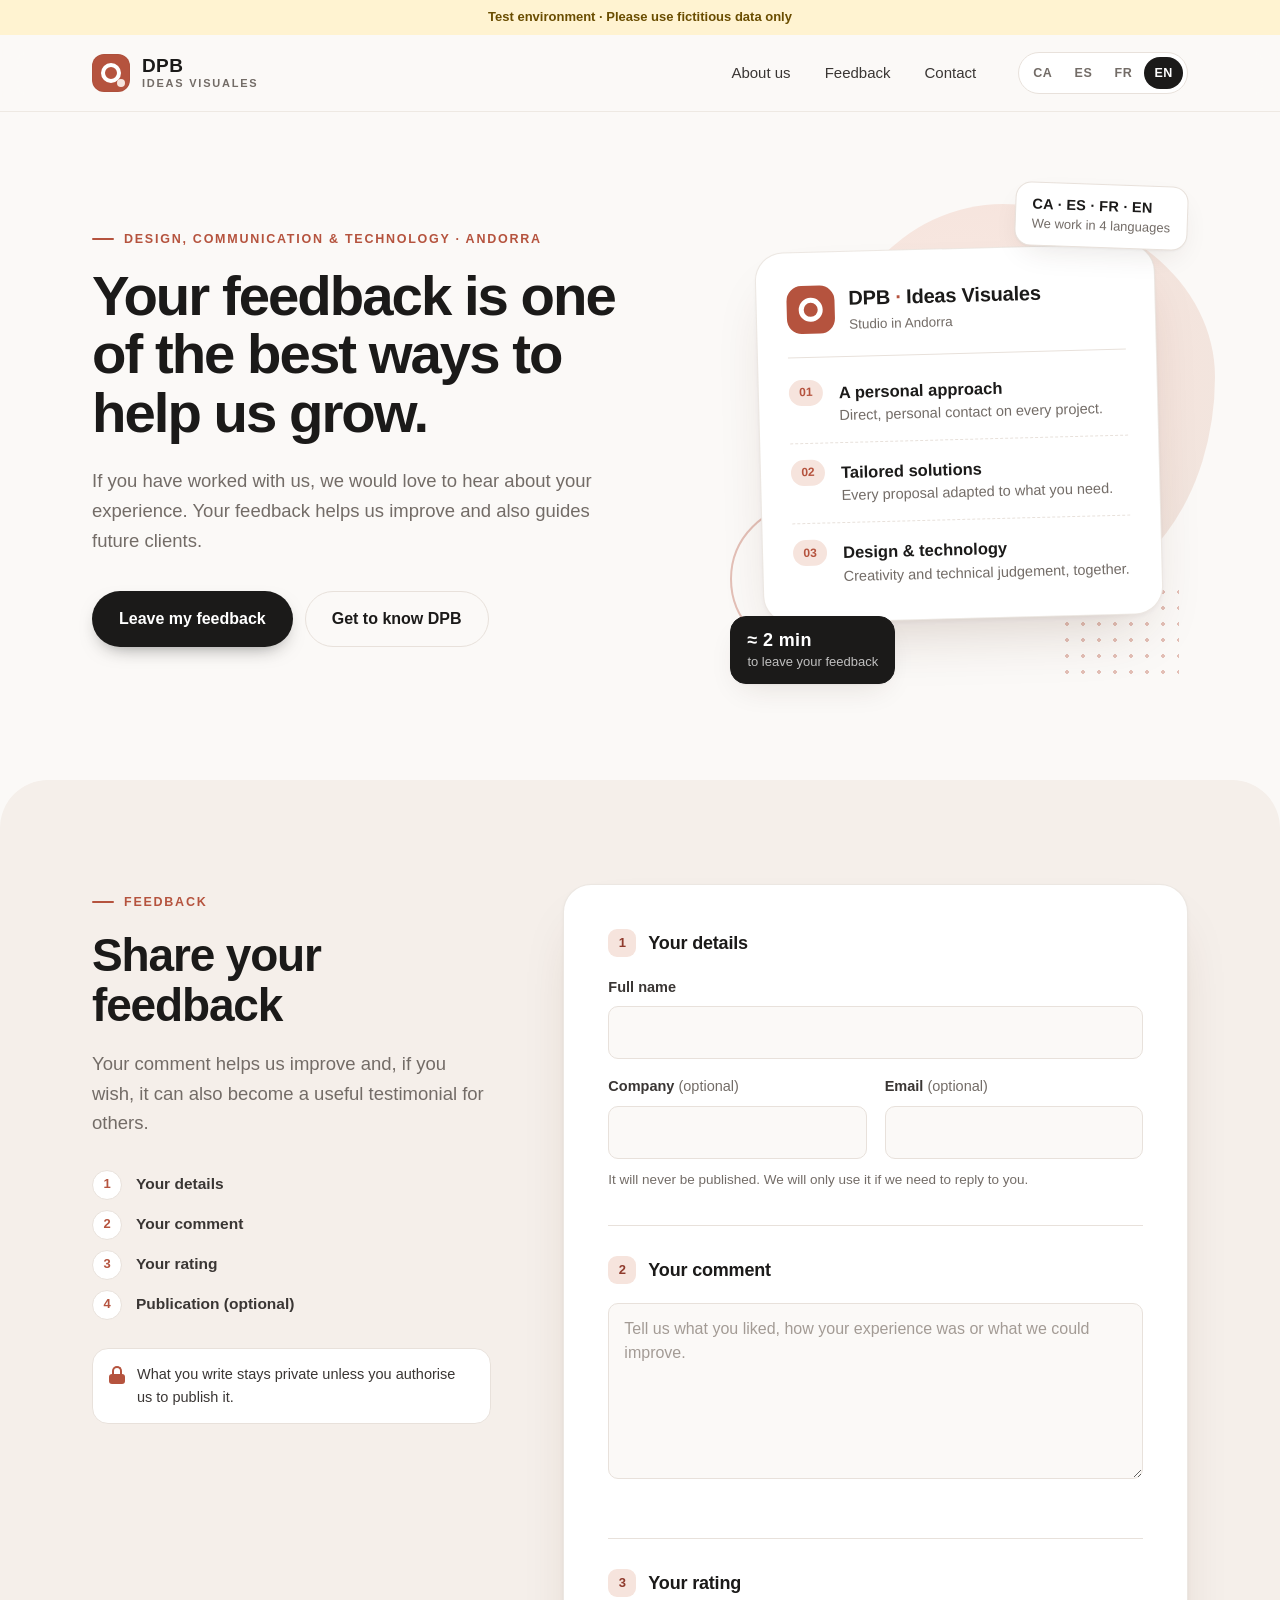
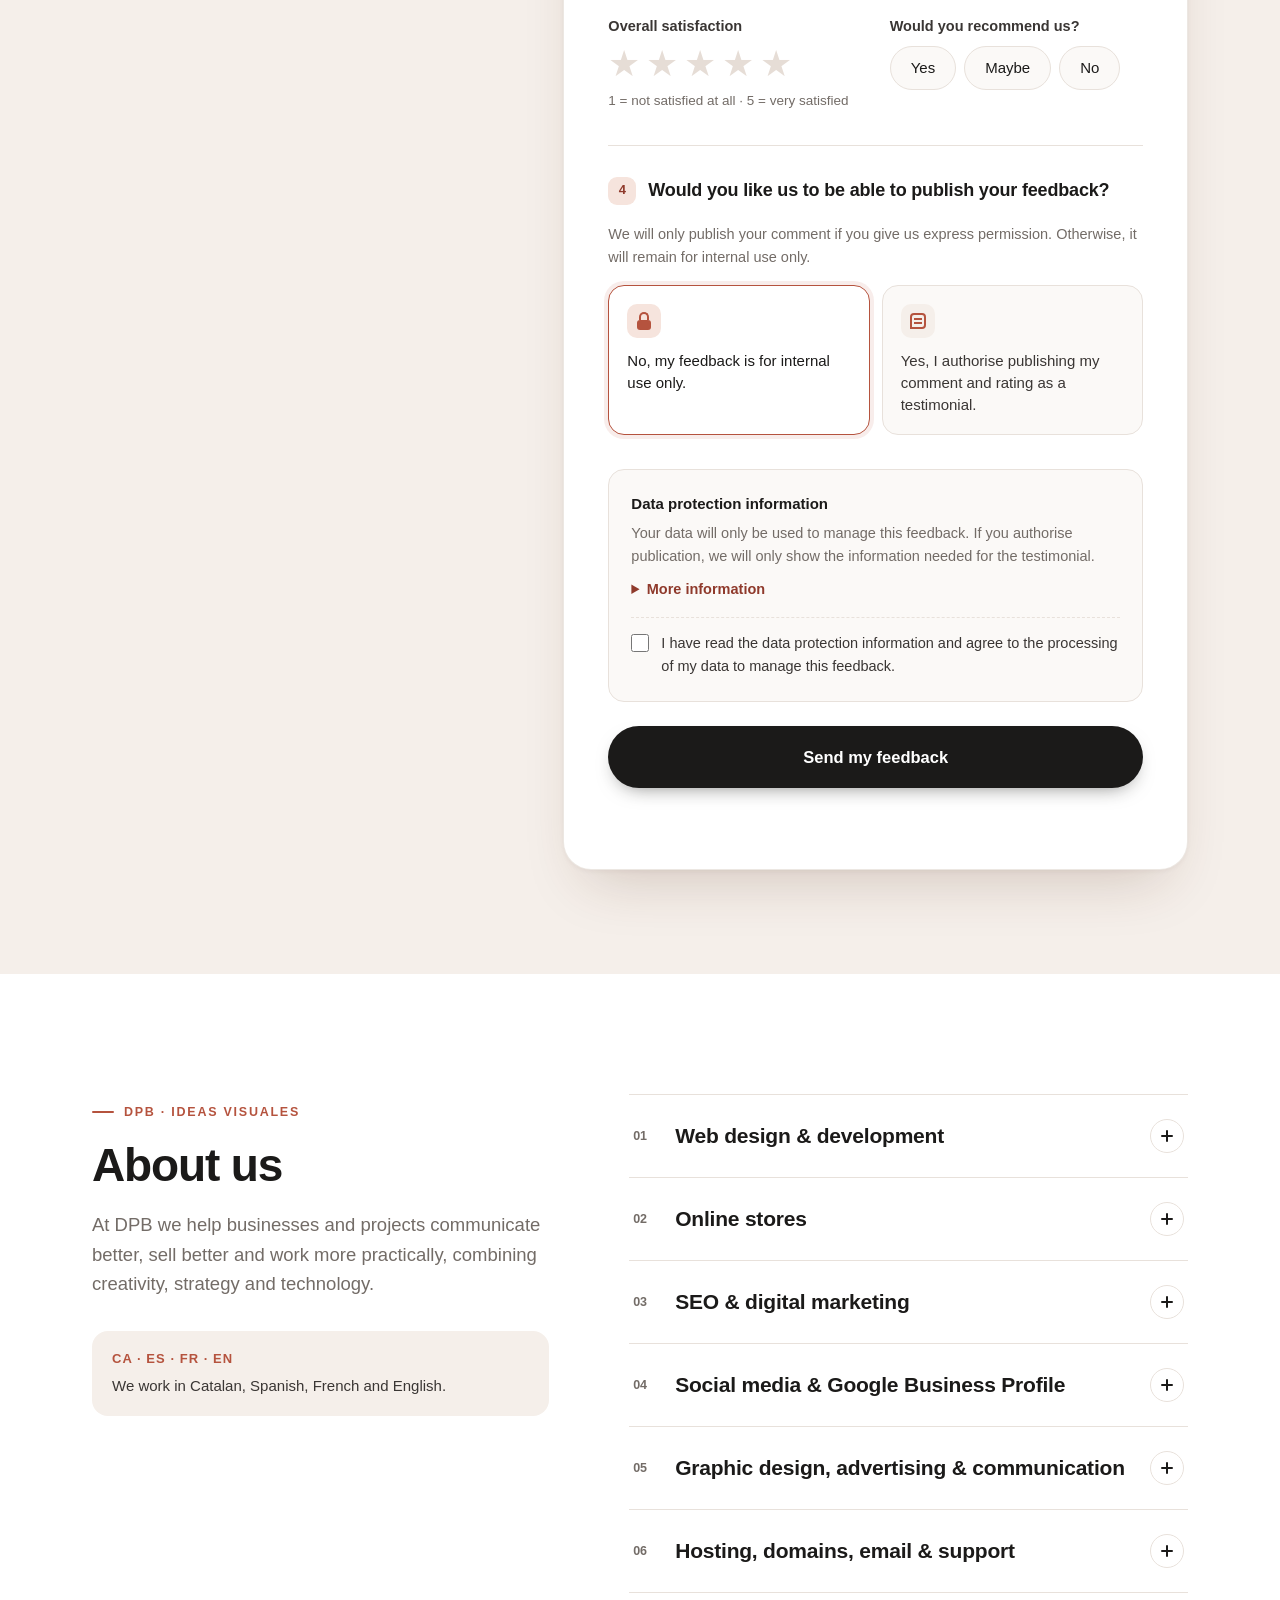
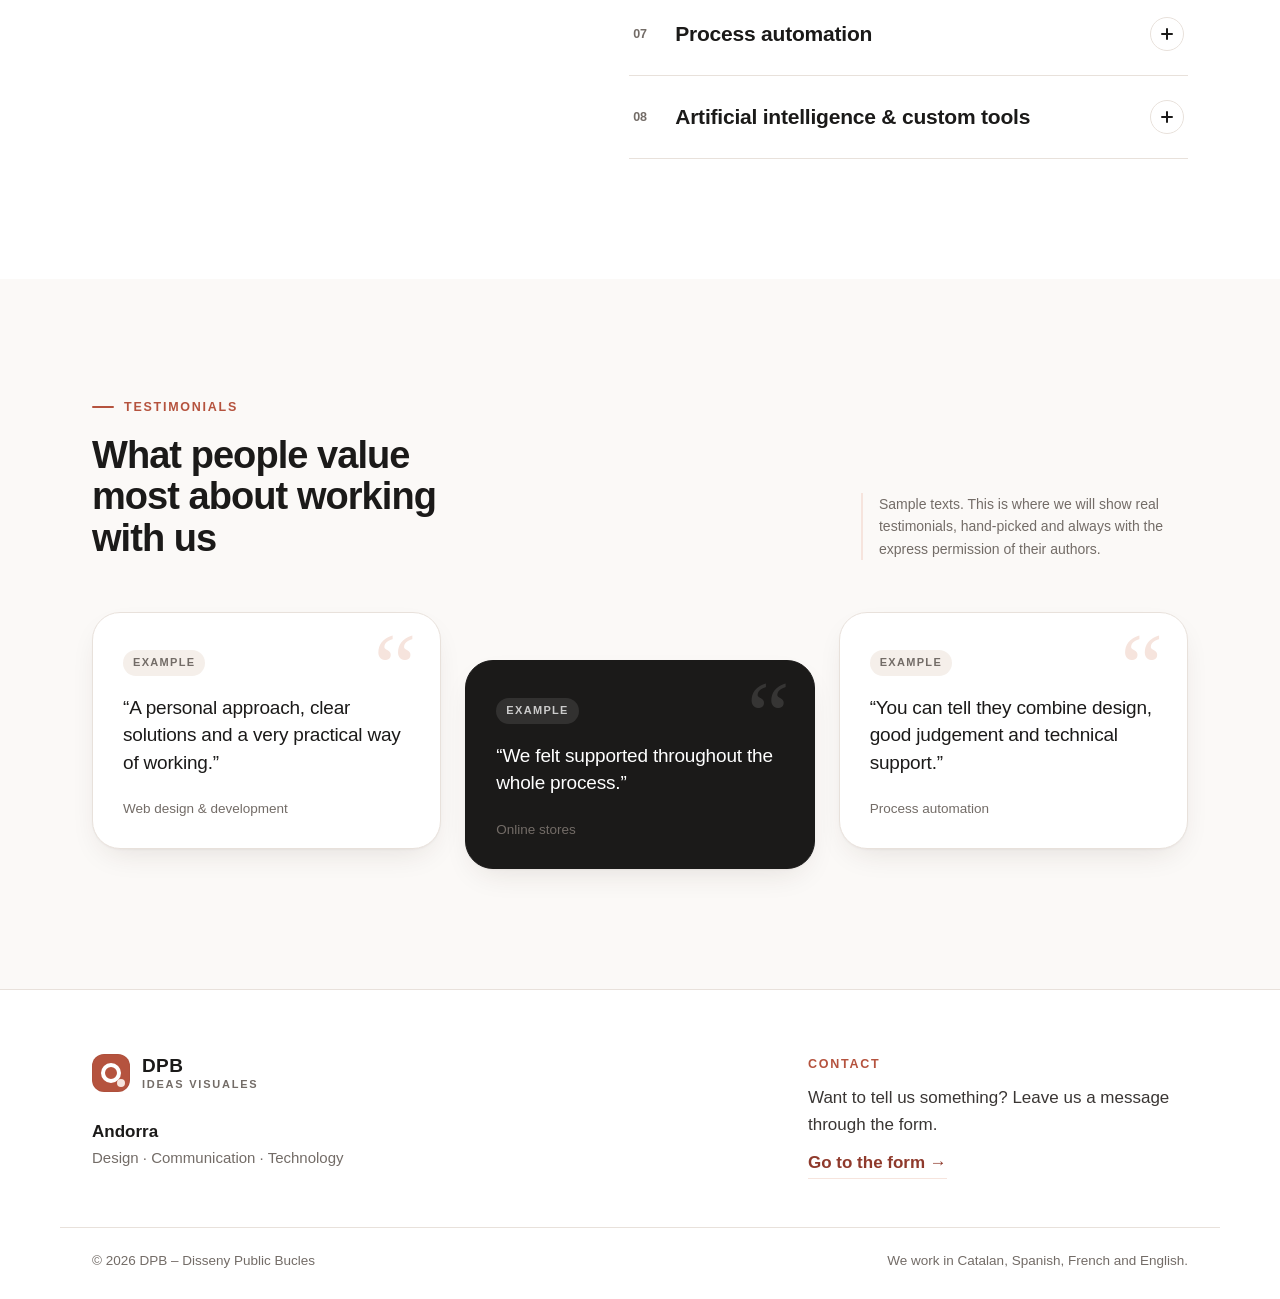
<file: docs/index.html>
<!doctype html>
<html lang="es">
<head>
  <meta charset="utf-8">
  <meta name="viewport" content="width=device-width, initial-scale=1">
  <title>DPB · Ideas Visuales · Tu opinión</title>
  <meta name="description" content="Deja tu opinión sobre DPB – Disseny Public Bucles, estudio de diseño, comunicación y tecnología en Andorra.">
  <meta name="robots" content="noindex">
  <meta name="theme-color" content="#fbf9f7">
  <link rel="stylesheet" href="assets/styles.css">
</head>
<body>
  <div class="testbar" id="testbar" hidden>
    <span data-i18n="test.banner">Entorno de pruebas · Utiliza solo datos ficticios</span>
  </div>

  <header class="header">
    <div class="wrap header__inner">
      <a class="brand" href="#top" aria-label="DPB · Ideas Visuales">
        <span class="brand__mark" aria-hidden="true"></span>
        <span class="brand__text">
          <strong>DPB</strong>
          <span>Ideas Visuales</span>
        </span>
      </a>
      <nav class="nav" aria-label="Principal">
        <a href="#quienes" data-i18n="nav.about">Quiénes somos</a>
        <a href="#opinion" data-i18n="nav.reviews">Opiniones</a>
        <a href="#contacto" data-i18n="nav.contact">Contacto</a>
      </nav>
      <div class="lang" role="group" aria-label="Idioma / Language">
        <button type="button" data-lang="ca" lang="ca">CA</button>
        <button type="button" data-lang="es" lang="es">ES</button>
        <button type="button" data-lang="fr" lang="fr">FR</button>
        <button type="button" data-lang="en" lang="en">EN</button>
      </div>
    </div>
  </header>

  <main id="top">
    <!-- HERO -->
    <section class="hero">
      <div class="wrap hero__grid">
        <div class="hero__copy">
          <p class="eyebrow" data-i18n="hero.eyebrow">Diseño, comunicación y tecnología · Andorra</p>
          <h1 data-i18n="hero.title">Tu opinión es una de las mejores formas de ayudarnos a crecer.</h1>
          <p class="lead" data-i18n="hero.lead">Si has trabajado con nosotros, nos encantará saber cómo ha sido tu experiencia. Tu opinión nos ayuda a mejorar y también orienta a futuros clientes.</p>
          <div class="hero__actions">
            <a class="btn btn--primary" href="#opinion" data-i18n="hero.cta">Dejar mi opinión</a>
            <a class="btn btn--ghost" href="#quienes" data-i18n="hero.cta2">Conocer DPB</a>
          </div>
        </div>

        <div class="hero__art" aria-hidden="false">
          <span class="shape shape--blob" aria-hidden="true"></span>
          <span class="shape shape--ring" aria-hidden="true"></span>
          <span class="shape shape--dots" aria-hidden="true"></span>

          <div class="idcard">
            <div class="idcard__head">
              <span class="idcard__mark" aria-hidden="true"></span>
              <div>
                <p class="idcard__name">DPB <span>·</span> Ideas Visuales</p>
                <p class="idcard__kicker" data-i18n="hero.kicker">Estudio en Andorra</p>
              </div>
            </div>
            <ul class="values">
              <li>
                <span class="values__n">01</span>
                <div><strong data-i18n="hero.v1">Cercanía</strong><span data-i18n="hero.v1d">Trato directo y personal en cada proyecto.</span></div>
              </li>
              <li>
                <span class="values__n">02</span>
                <div><strong data-i18n="hero.v2">Soluciones a medida</strong><span data-i18n="hero.v2d">Adaptamos cada propuesta a lo que necesitas.</span></div>
              </li>
              <li>
                <span class="values__n">03</span>
                <div><strong data-i18n="hero.v3">Diseño y tecnología</strong><span data-i18n="hero.v3d">Creatividad y criterio técnico, juntos.</span></div>
              </li>
            </ul>
          </div>

          <div class="chip chip--langs">
            <span class="chip__big">CA · ES · FR · EN</span>
            <span data-i18n="hero.chipLangs">Trabajamos en 4 idiomas</span>
          </div>
          <div class="chip chip--time">
            <span class="chip__big">≈ 2 min</span>
            <span data-i18n="hero.chipTime">para dejar tu opinión</span>
          </div>
        </div>
      </div>
    </section>

    <!-- FORMULARIO -->
    <section id="opinion" class="feedback" aria-labelledby="form-title">
      <div class="wrap feedback__grid">
        <aside class="feedback__intro">
          <p class="eyebrow" data-i18n="nav.reviews">Opiniones</p>
          <h2 id="form-title" data-i18n="form.title">Déjanos tu opinión</h2>
          <p class="lead" data-i18n="form.intro">Tu comentario nos ayuda a mejorar y, si tú quieres, también puede convertirse en un testimonio útil para otras personas.</p>
          <ol class="steps">
            <li data-i18n="steps.1">Tus datos</li>
            <li data-i18n="steps.2">Tu comentario</li>
            <li data-i18n="steps.3">Tu valoración</li>
            <li data-i18n="steps.4">Publicación (opcional)</li>
          </ol>
          <p class="privacy-note">
            <span class="lock" aria-hidden="true"></span>
            <span data-i18n="steps.note">Lo que escribas es privado, salvo que nos autorices a publicarlo.</span>
          </p>
        </aside>

        <form id="review-form" class="formcard" method="post" novalidate>
          <noscript><p class="status err">JavaScript is required to send this form.</p></noscript>

          <!-- A. Datos básicos -->
          <fieldset class="group">
            <legend class="group__title"><span class="group__n">1</span><span data-i18n="form.secA">Tus datos</span></legend>
            <div class="field">
              <label for="name" data-i18n="form.name">Nombre y apellidos</label>
              <input id="name" name="name" type="text" autocomplete="name" maxlength="100" required>
            </div>
            <div class="grid2">
              <div class="field">
                <label for="company"><span data-i18n="form.company">Empresa</span> <span class="opt" data-i18n="form.optional">(opcional)</span></label>
                <input id="company" name="company" type="text" autocomplete="organization" maxlength="100">
              </div>
              <div class="field">
                <label for="email"><span data-i18n="form.email">Correo electrónico</span> <span class="opt" data-i18n="form.optional">(opcional)</span></label>
                <input id="email" name="email" type="email" autocomplete="email" maxlength="150" aria-describedby="email-help">
              </div>
            </div>
            <p class="help" id="email-help" data-i18n="form.emailHelp">Nunca se publicará. Solo lo utilizaremos si necesitamos responderte.</p>
          </fieldset>

          <!-- B. Comentario -->
          <fieldset class="group">
            <legend class="group__title"><span class="group__n">2</span><span data-i18n="form.secB">Tu comentario</span></legend>
            <div class="field">
              <label for="comment" class="sr" data-i18n="form.comment">Tu comentario</label>
              <textarea id="comment" name="comment" rows="6" minlength="10" maxlength="2000" required data-i18n-placeholder="form.commentPh" placeholder="Cuéntanos qué te ha gustado, cómo ha sido tu experiencia o qué podríamos mejorar."></textarea>
            </div>
          </fieldset>

          <!-- C. Valoración y recomendación -->
          <fieldset class="group">
            <legend class="group__title"><span class="group__n">3</span><span data-i18n="form.secC">Tu valoración</span></legend>
            <div class="grid2 grid2--rating">
              <fieldset class="field rating">
                <legend data-i18n="form.rating">Satisfacción general</legend>
                <div class="stars">
                  <input type="radio" id="r5" name="rating" value="5" required><label for="r5"><span class="sr">5/5</span>★</label>
                  <input type="radio" id="r4" name="rating" value="4"><label for="r4"><span class="sr">4/5</span>★</label>
                  <input type="radio" id="r3" name="rating" value="3"><label for="r3"><span class="sr">3/5</span>★</label>
                  <input type="radio" id="r2" name="rating" value="2"><label for="r2"><span class="sr">2/5</span>★</label>
                  <input type="radio" id="r1" name="rating" value="1"><label for="r1"><span class="sr">1/5</span>★</label>
                </div>
                <p class="help" data-i18n="form.ratingHelp">1 = nada satisfecho · 5 = muy satisfecho</p>
              </fieldset>
              <fieldset class="field">
                <legend><span data-i18n="form.recommend">¿Nos recomendarías?</span></legend>
                <div class="pills">
                  <label><input type="radio" name="recommend" value="yes"><span data-i18n="form.yes">Sí</span></label>
                  <label><input type="radio" name="recommend" value="maybe"><span data-i18n="form.maybe">Quizá</span></label>
                  <label><input type="radio" name="recommend" value="no"><span data-i18n="form.no">No</span></label>
                </div>
              </fieldset>
            </div>
          </fieldset>

          <!-- D. Testimonio público -->
          <fieldset class="group">
            <legend class="group__title"><span class="group__n">4</span><span data-i18n="pub.title">¿Quieres que podamos publicar tu opinión?</span></legend>
            <p class="help help--lead" data-i18n="pub.text">Solo publicaremos tu comentario si nos das permiso expresamente. Si no, quedará únicamente para uso interno.</p>
            <div class="options">
              <label class="option">
                <input type="radio" name="publish" value="no" checked>
                <span class="option__box">
                  <span class="option__icon option__icon--private" aria-hidden="true"></span>
                  <span data-i18n="pub.no">No, mi opinión es solo para uso interno.</span>
                </span>
              </label>
              <label class="option">
                <input type="radio" name="publish" value="yes">
                <span class="option__box">
                  <span class="option__icon option__icon--public" aria-hidden="true"></span>
                  <span data-i18n="pub.yes">Sí, autorizo que se publique mi comentario y mi valoración como testimonio.</span>
                </span>
              </label>
            </div>
          </fieldset>

          <!-- E. Protección de datos -->
          <div class="privacy">
            <p class="privacy__title" data-i18n="privacy.title">Información sobre protección de datos</p>
            <p data-i18n="privacy.short">Tus datos se utilizarán únicamente para gestionar esta opinión. Si autorizas la publicación, solo mostraremos la información necesaria como testimonio.</p>
            <details>
              <summary data-i18n="privacy.more">Más información</summary>
              <p data-i18n="privacy.text">Responsable: DPB – Disseny Public Bucles (Andorra).</p>
              <p data-i18n="privacy.processor" id="privacy-processor" hidden>Durante esta fase, los datos se envían por correo electrónico a través del servicio FormSubmit.</p>
            </details>
            <label class="check">
              <input type="checkbox" name="privacy" value="1" required>
              <span data-i18n="form.privacy">He leído la información sobre protección de datos y acepto el tratamiento de mis datos para gestionar esta opinión.</span>
            </label>
          </div>

          <!-- Camp parany contra robots: ha de quedar buit -->
          <div class="hp" aria-hidden="true">
            <label for="website">Website</label>
            <input id="website" name="website" type="text" tabindex="-1" autocomplete="off">
          </div>
          <input type="hidden" name="lang" id="lang-field" value="es">
          <input type="hidden" name="ts" id="ts-field" value="">

          <!-- F. Botón -->
          <button class="btn btn--primary btn--full" type="submit" data-i18n="form.submit">Enviar mi opinión</button>
          <p class="status" id="form-status" role="status" aria-live="polite"></p>
        </form>
      </div>
    </section>

    <!-- QUIÉNES SOMOS -->
    <section id="quienes" class="about" aria-labelledby="about-title">
      <div class="wrap about__grid">
        <div class="about__intro">
          <p class="eyebrow">DPB · Ideas Visuales</p>
          <h2 id="about-title" data-i18n="about.title">Quiénes somos</h2>
          <p class="lead" data-i18n="about.text">En DPB ayudamos a negocios y proyectos a comunicar mejor, vender mejor y trabajar de forma más práctica, combinando creatividad, estrategia y tecnología.</p>
          <p class="about__langs">
            <span class="about__flagline" aria-hidden="true">CA · ES · FR · EN</span>
            <span data-i18n="about.langs">Trabajamos en catalán, castellano, francés e inglés.</span>
          </p>
        </div>

        <div class="accordion">
          <details>
            <summary><span class="acc__n">01</span><span data-i18n="svc.web">Diseño y desarrollo web</span><span class="acc__icon" aria-hidden="true"></span></summary>
            <p data-i18n="svc.webD">Creamos y mejoramos páginas web pensadas para comunicar bien, transmitir confianza y adaptarse a cada proyecto.</p>
          </details>
          <details>
            <summary><span class="acc__n">02</span><span data-i18n="svc.shop">Tiendas online</span><span class="acc__icon" aria-hidden="true"></span></summary>
            <p data-i18n="svc.shopD">Desarrollamos ecommerce claros y funcionales, orientados a facilitar la gestión y mejorar la experiencia de compra.</p>
          </details>
          <details>
            <summary><span class="acc__n">03</span><span data-i18n="svc.seo">SEO y marketing digital</span><span class="acc__icon" aria-hidden="true"></span></summary>
            <p data-i18n="svc.seoD">Trabajamos el posicionamiento, la visibilidad y la captación para ayudar a que cada negocio llegue a más personas.</p>
          </details>
          <details>
            <summary><span class="acc__n">04</span><span data-i18n="svc.social">Redes sociales y Google Business Profile</span><span class="acc__icon" aria-hidden="true"></span></summary>
            <p data-i18n="svc.socialD">Ayudamos a cuidar la presencia digital del negocio, mejorar su imagen y reforzar su visibilidad local.</p>
          </details>
          <details>
            <summary><span class="acc__n">05</span><span data-i18n="svc.design">Diseño gráfico, publicidad y comunicación</span><span class="acc__icon" aria-hidden="true"></span></summary>
            <p data-i18n="svc.designD">Diseñamos piezas visuales y mensajes que refuerzan la identidad de marca y hacen más clara la comunicación.</p>
          </details>
          <details>
            <summary><span class="acc__n">06</span><span data-i18n="svc.hosting">Alojamiento, dominios, correo y soporte</span><span class="acc__icon" aria-hidden="true"></span></summary>
            <p data-i18n="svc.hostingD">Ofrecemos acompañamiento técnico en aspectos clave para que todo funcione con estabilidad y tranquilidad.</p>
          </details>
          <details>
            <summary><span class="acc__n">07</span><span data-i18n="svc.automation">Automatización de procesos</span><span class="acc__icon" aria-hidden="true"></span></summary>
            <p data-i18n="svc.automationD">Buscamos formas de ahorrar tiempo y simplificar tareas mediante automatizaciones útiles y bien pensadas.</p>
          </details>
          <details>
            <summary><span class="acc__n">08</span><span data-i18n="svc.ai">Inteligencia artificial y herramientas a medida</span><span class="acc__icon" aria-hidden="true"></span></summary>
            <p data-i18n="svc.aiD">Exploramos soluciones prácticas con IA y desarrollamos herramientas personalizadas cuando el proyecto lo necesita.</p>
          </details>
        </div>
      </div>
    </section>

    <!-- TESTIMONIOS (contenido estático y curado a mano; no se genera automáticamente) -->
    <section class="testimonials" aria-labelledby="testi-title">
      <div class="wrap">
        <div class="testimonials__head">
          <div>
            <p class="eyebrow" data-i18n="testi.eyebrow">Testimonios</p>
            <h2 id="testi-title" data-i18n="testi.title">Lo que más se valora de trabajar con nosotros</h2>
          </div>
          <p class="testimonials__note" data-i18n="testi.note">Textos de ejemplo. Aquí mostraremos testimonios reales seleccionados a mano, siempre con la autorización expresa de sus autores.</p>
        </div>
        <div class="quotes">
          <figure class="quote">
            <span class="quote__tag" data-i18n="testi.tag">Ejemplo</span>
            <blockquote data-i18n="testi.q1">“Trato cercano, soluciones claras y una forma de trabajar muy práctica.”</blockquote>
            <figcaption data-i18n="svc.web">Diseño y desarrollo web</figcaption>
          </figure>
          <figure class="quote quote--accent">
            <span class="quote__tag" data-i18n="testi.tag">Ejemplo</span>
            <blockquote data-i18n="testi.q2">“Nos sentimos acompañados durante todo el proceso.”</blockquote>
            <figcaption data-i18n="svc.shop">Tiendas online</figcaption>
          </figure>
          <figure class="quote">
            <span class="quote__tag" data-i18n="testi.tag">Ejemplo</span>
            <blockquote data-i18n="testi.q3">“Se nota la combinación de diseño, criterio y soporte técnico.”</blockquote>
            <figcaption data-i18n="svc.automation">Automatización de procesos</figcaption>
          </figure>
        </div>
      </div>
    </section>
  </main>

  <footer id="contacto" class="footer">
    <div class="wrap footer__grid">
      <div class="footer__brand">
        <a class="brand" href="#top" aria-label="DPB · Ideas Visuales">
          <span class="brand__mark" aria-hidden="true"></span>
          <span class="brand__text"><strong>DPB</strong><span>Ideas Visuales</span></span>
        </a>
        <p class="footer__place" data-i18n="footer.place">Andorra</p>
        <p class="footer__tag" data-i18n="footer.tagline">Diseño · Comunicación · Tecnología</p>
      </div>
      <div class="footer__contact">
        <p class="footer__label" data-i18n="nav.contact">Contacto</p>
        <p data-i18n="footer.contact">¿Quieres comentarnos algo? Déjanos tu mensaje a través del formulario.</p>
        <a class="link" href="#opinion" data-i18n="footer.contactLink">Ir al formulario →</a>
      </div>
    </div>
    <div class="wrap footer__bottom">
      <span>© <span id="year"></span> DPB – Disseny Public Bucles</span>
      <span data-i18n="about.langs">Trabajamos en catalán, castellano, francés e inglés.</span>
    </div>
  </footer>

  <script src="assets/config.js"></script>
  <script src="assets/app.js"></script>
</body>
</html>
</file>
<file: docs/assets/styles.css>
/* DPB · Ideas Visuales — landing d'opinions */

:root {
  --bg: #fbf9f7;
  --surface: #ffffff;
  --tint: #f5efea;
  --tint-2: #efe5de;
  --ink: #1b1a19;
  --ink-2: #3a3634;
  --muted: #736c67;
  --line: #e8e1db;
  --accent: #b5533e;        /* terracota */
  --accent-dark: #8f3a2c;   /* burdeos clar */
  --accent-soft: #f6e4dd;
  --star: #d9963a;
  --ok: #2f7a4d;
  --err: #b3261e;
  --r-sm: 10px;
  --r-md: 16px;
  --r-lg: 28px;
  --shadow: 0 1px 2px rgba(40, 25, 15, .04), 0 12px 32px -12px rgba(60, 35, 20, .14);
  --shadow-lg: 0 2px 4px rgba(40, 25, 15, .04), 0 30px 60px -24px rgba(80, 40, 20, .22);
  --font: -apple-system, BlinkMacSystemFont, "Segoe UI", Roboto, "Helvetica Neue", Arial, sans-serif;
  --max: 1160px;
}

*, *::before, *::after { box-sizing: border-box; }
html { scroll-behavior: smooth; scroll-padding-top: 88px; }
body {
  margin: 0;
  background: var(--bg);
  color: var(--ink);
  font-family: var(--font);
  font-size: 17px;
  line-height: 1.6;
  -webkit-font-smoothing: antialiased;
  text-rendering: optimizeLegibility;
}
img, svg { display: block; max-width: 100%; }
a { color: inherit; }
h1, h2, h3 { margin: 0; letter-spacing: -0.025em; line-height: 1.1; font-weight: 700; }
p { margin: 0; }

.wrap { width: 100%; max-width: var(--max); margin: 0 auto; padding-left: 32px; padding-right: 32px; }
.sr { position: absolute; width: 1px; height: 1px; overflow: hidden; clip: rect(0 0 0 0); white-space: nowrap; }

.eyebrow {
  display: inline-flex; align-items: center; gap: 10px;
  color: var(--accent); font-size: 12.5px; font-weight: 700;
  letter-spacing: .14em; text-transform: uppercase; margin-bottom: 18px;
}
.eyebrow::before { content: ""; width: 22px; height: 2px; border-radius: 2px; background: currentColor; }
.lead { color: var(--muted); font-size: 18.5px; line-height: 1.6; }

/* ---------- Botons ---------- */
.btn {
  display: inline-flex; align-items: center; justify-content: center; gap: 8px;
  font: inherit; font-size: 16px; font-weight: 600; text-decoration: none;
  border-radius: 999px; padding: 14px 26px; cursor: pointer; border: 1px solid transparent;
  transition: background .2s ease, color .2s ease, border-color .2s ease, transform .2s ease, box-shadow .2s ease;
}
.btn:active { transform: translateY(1px); }
.btn--primary { background: var(--ink); color: #fff; box-shadow: 0 8px 20px -10px rgba(27, 26, 25, .6); }
.btn--primary:hover { background: var(--accent); box-shadow: 0 10px 24px -10px rgba(181, 83, 62, .7); }
.btn--ghost { background: transparent; color: var(--ink); border-color: var(--line); }
.btn--ghost:hover { border-color: var(--ink); }
.btn--full { width: 100%; padding: 17px 26px; font-size: 16.5px; }
.btn:disabled { opacity: .6; cursor: progress; }
.btn:focus-visible, a:focus-visible, button:focus-visible, summary:focus-visible { outline: 2px solid var(--accent); outline-offset: 3px; }

/* ---------- Franja de proves ---------- */
.testbar { background: #fff3d1; color: #6a4d00; text-align: center; font-size: 13px; font-weight: 600; padding: 7px 16px; }

/* ---------- Capçalera ---------- */
.header {
  position: sticky; top: 0; z-index: 20;
  background: rgba(251, 249, 247, .82);
  -webkit-backdrop-filter: saturate(1.4) blur(14px); backdrop-filter: saturate(1.4) blur(14px);
  border-bottom: 1px solid rgba(232, 225, 219, .7);
}
.header__inner { display: flex; align-items: center; gap: 28px; height: 76px; }
.brand { display: inline-flex; align-items: center; gap: 12px; text-decoration: none; color: var(--ink); }
.brand__mark {
  width: 38px; height: 38px; border-radius: 12px; position: relative; flex: none;
  background: var(--accent);
  box-shadow: inset 0 0 0 1px rgba(0, 0, 0, .04);
}
.brand__mark::before { content: ""; position: absolute; inset: 9px; border-radius: 50%; border: 4px solid #fff; }
.brand__mark::after { content: ""; position: absolute; width: 8px; height: 8px; right: 5px; bottom: 5px; border-radius: 50%; background: var(--accent-soft); }
.brand__text { display: flex; flex-direction: column; line-height: 1.05; }
.brand__text strong { font-size: 19px; letter-spacing: .02em; }
.brand__text span { font-size: 11px; font-weight: 600; letter-spacing: .16em; text-transform: uppercase; color: var(--muted); margin-top: 3px; }

.nav { display: flex; gap: 6px; margin-left: auto; }
.nav a { text-decoration: none; font-size: 15px; font-weight: 500; color: var(--ink-2); padding: 8px 14px; border-radius: 999px; transition: background .2s ease, color .2s ease; }
.nav a:hover { background: var(--tint); color: var(--ink); }

.lang { display: inline-flex; padding: 4px; gap: 2px; background: var(--surface); border: 1px solid var(--line); border-radius: 999px; }
.lang button {
  font: inherit; font-size: 12.5px; font-weight: 700; letter-spacing: .05em;
  background: none; border: 0; color: var(--muted); padding: 6px 10px; border-radius: 999px; cursor: pointer;
  transition: background .2s ease, color .2s ease;
}
.lang button:hover { color: var(--ink); }
.lang button[aria-pressed="true"] { background: var(--ink); color: #fff; }

/* ---------- Hero ---------- */
.hero { padding: 72px 0 96px; overflow: hidden; }
.hero__grid { display: grid; grid-template-columns: minmax(0, 1.12fr) minmax(0, .88fr); gap: 56px; align-items: center; }
.hero h1 { font-size: clamp(36px, 4.4vw, 58px); line-height: 1.04; letter-spacing: -0.035em; margin-bottom: 24px; }
.hero .lead { max-width: 52ch; margin-bottom: 36px; }
.hero__actions { display: flex; gap: 12px; flex-wrap: wrap; }

.hero__art { position: relative; min-height: 500px; padding: 64px 0; display: flex; align-items: center; justify-content: center; }
.shape { position: absolute; pointer-events: none; }
.shape--blob {
  width: 86%; aspect-ratio: 1; right: -6%; top: 4%;
  background: radial-gradient(circle at 35% 35%, #f8e9e2 0%, var(--accent-soft) 45%, var(--tint-2) 100%);
  border-radius: 46% 54% 42% 58% / 52% 44% 56% 48%;
}
.shape--ring { width: 150px; height: 150px; left: 0; bottom: 6%; border-radius: 50%; border: 2px solid var(--accent); opacity: .35; }
.shape--dots {
  width: 120px; height: 90px; right: 2%; bottom: 2%;
  background-image: radial-gradient(var(--accent) 1.6px, transparent 1.8px);
  background-size: 16px 16px; opacity: .35;
}

.idcard {
  position: relative; z-index: 2; width: min(400px, 100%);
  background: var(--surface); border-radius: var(--r-lg); padding: 30px 30px 18px;
  box-shadow: var(--shadow-lg); border: 1px solid rgba(232, 225, 219, .8);
  transform: rotate(-1.5deg);
}
.idcard__head { display: flex; align-items: center; gap: 14px; padding-bottom: 20px; border-bottom: 1px solid var(--line); margin-bottom: 6px; }
.idcard__mark { width: 48px; height: 48px; border-radius: 15px; background: var(--accent); position: relative; flex: none; }
.idcard__mark::before { content: ""; position: absolute; inset: 12px; border-radius: 50%; border: 5px solid #fff; }
.idcard__name { font-weight: 700; font-size: 20px; letter-spacing: -0.01em; }
.idcard__name span { color: var(--accent); }
.idcard__kicker { color: var(--muted); font-size: 13.5px; }
.values { list-style: none; margin: 0; padding: 0; }
.values li { display: flex; gap: 16px; padding: 16px 0; border-bottom: 1px dashed var(--line); }
.values li:last-child { border-bottom: 0; }
.values__n { font-size: 12px; font-weight: 700; color: var(--accent); background: var(--accent-soft); border-radius: 999px; height: 26px; min-width: 34px; display: inline-flex; align-items: center; justify-content: center; font-variant-numeric: tabular-nums; }
.values strong { display: block; font-size: 16.5px; }
.values span:not(.values__n) { display: block; color: var(--muted); font-size: 14.5px; line-height: 1.45; }

.chip {
  position: absolute; z-index: 3; display: flex; flex-direction: column; gap: 2px;
  background: var(--surface); border: 1px solid var(--line); border-radius: var(--r-md);
  padding: 12px 16px; box-shadow: var(--shadow); font-size: 13px; color: var(--muted); line-height: 1.3;
}
.chip__big { font-weight: 700; color: var(--ink); font-size: 14.5px; letter-spacing: .02em; }
.chip--langs { top: 0; right: 0; transform: rotate(2deg); }
.chip--time { bottom: 0; left: 0; background: var(--ink); border-color: var(--ink); color: rgba(255, 255, 255, .72); }
.chip--time .chip__big { color: #fff; font-size: 18px; }

/* ---------- Formulari ---------- */
.feedback { background: var(--tint); padding: 104px 0; border-radius: 48px 48px 0 0; }
.feedback__grid { display: grid; grid-template-columns: minmax(0, .78fr) minmax(0, 1.22fr); gap: 72px; align-items: start; }
.feedback__intro { position: sticky; top: 120px; }
.feedback__intro h2 { font-size: clamp(32px, 3.6vw, 46px); margin-bottom: 18px; }
.feedback__intro .lead { margin-bottom: 32px; }
.steps { list-style: none; counter-reset: s; margin: 0 0 28px; padding: 0; display: grid; gap: 10px; }
.steps li { counter-increment: s; display: flex; align-items: center; gap: 14px; font-weight: 600; color: var(--ink-2); font-size: 15.5px; }
.steps li::before {
  content: counter(s); width: 30px; height: 30px; border-radius: 50%; flex: none;
  display: inline-flex; align-items: center; justify-content: center;
  background: var(--surface); border: 1px solid var(--line); color: var(--accent); font-size: 13px; font-weight: 700;
}
.privacy-note { display: flex; gap: 12px; align-items: flex-start; background: var(--surface); border-radius: var(--r-md); padding: 14px 16px; font-size: 14.5px; color: var(--ink-2); border: 1px solid var(--line); }
.lock { width: 16px; height: 18px; flex: none; margin-top: 3px; position: relative; }
.lock::before { content: ""; position: absolute; left: 3px; top: 0; width: 10px; height: 9px; border: 2px solid var(--accent); border-bottom: 0; border-radius: 6px 6px 0 0; }
.lock::after { content: ""; position: absolute; left: 0; bottom: 0; width: 16px; height: 10px; background: var(--accent); border-radius: 3px; }

.formcard { background: var(--surface); border-radius: var(--r-lg); padding: 44px; box-shadow: var(--shadow-lg); border: 1px solid rgba(232, 225, 219, .8); }
.group { border: 0; margin: 0 0 34px; padding: 0; min-width: 0; }
.group__title { float: left; width: 100%; display: flex; align-items: center; gap: 12px; font-size: 18px; font-weight: 700; letter-spacing: -0.01em; margin: 0 0 18px; padding: 0; }
.group__title + * { clear: both; }
.group__n { width: 28px; height: 28px; border-radius: 9px; flex: none; background: var(--accent-soft); color: var(--accent-dark); font-size: 13px; display: inline-flex; align-items: center; justify-content: center; }
.group + .group, .group + .privacy { padding-top: 30px; border-top: 1px solid var(--line); }

.field { margin: 0 0 16px; border: 0; padding: 0; min-width: 0; }
.field > label, .field > legend { display: block; font-size: 14.5px; font-weight: 600; margin: 0 0 7px; padding: 0; color: var(--ink-2); }
.opt { color: var(--muted); font-weight: 400; }
.help { color: var(--muted); font-size: 13.5px; margin-top: -6px; }
.help--lead { margin: 0 0 16px; font-size: 14.5px; clear: both; }
.grid2 { display: grid; grid-template-columns: 1fr 1fr; gap: 0 18px; }
.grid2--rating { align-items: start; gap: 18px 28px; }
.grid2--rating .field { margin: 0; }
.grid2--rating .help { margin-top: 6px; }

input[type="text"], input[type="email"], textarea {
  width: 100%; font: inherit; font-size: 16px; color: var(--ink);
  background: var(--bg); border: 1px solid var(--line); border-radius: var(--r-sm);
  padding: 13px 15px; transition: border-color .2s ease, box-shadow .2s ease, background .2s ease;
}
textarea { resize: vertical; min-height: 160px; line-height: 1.55; }
input::placeholder, textarea::placeholder { color: #a39b95; }
input:focus, textarea:focus { outline: none; border-color: var(--accent); box-shadow: 0 0 0 4px rgba(181, 83, 62, .12); background: var(--surface); }
.invalid { border-color: var(--err) !important; background: #fff8f7 !important; }

/* Estrelles: ordre invertit perquè el hover funcioni amb CSS */
.stars { display: inline-flex; flex-direction: row-reverse; gap: 6px; }
.stars input { position: absolute; opacity: 0; width: 1px; height: 1px; }
.stars label { font-size: 36px; line-height: 1; color: #e6ddd6; cursor: pointer; margin: 0; transition: color .15s ease, transform .15s ease; }
.stars label:hover, .stars label:hover ~ label, .stars input:checked ~ label { color: var(--star); }
.stars label:hover { transform: scale(1.12); }
.stars input:focus-visible + label { outline: 2px solid var(--accent); outline-offset: 2px; border-radius: 4px; }
.invalid-group .stars label { color: #f0c9c2; }
.invalid-group > legend { color: var(--err) !important; }

.pills { display: flex; gap: 8px; flex-wrap: wrap; }
.pills label { cursor: pointer; }
.pills input { position: absolute; opacity: 0; width: 1px; height: 1px; }
.pills span { display: inline-block; padding: 9px 20px; border: 1px solid var(--line); border-radius: 999px; background: var(--bg); font-size: 15px; font-weight: 500; transition: all .15s ease; }
.pills label:hover span { border-color: var(--ink-2); }
.pills input:checked + span { background: var(--ink); color: #fff; border-color: var(--ink); }
.pills input:focus-visible + span { outline: 2px solid var(--accent); outline-offset: 2px; }

.options { display: grid; grid-template-columns: 1fr 1fr; gap: 12px; }
.option { cursor: pointer; display: block; }
.option input { position: absolute; opacity: 0; width: 1px; height: 1px; }
.option__box {
  display: flex; flex-direction: column; gap: 12px; height: 100%;
  padding: 18px; border-radius: var(--r-md); border: 1.5px solid var(--line); background: var(--bg);
  font-size: 15px; line-height: 1.45; color: var(--ink-2); transition: all .15s ease;
}
.option:hover .option__box { border-color: #cfc4bb; }
.option input:checked + .option__box { border-color: var(--accent); background: #fff; box-shadow: 0 0 0 4px rgba(181, 83, 62, .1); color: var(--ink); }
.option input:focus-visible + .option__box { outline: 2px solid var(--accent); outline-offset: 2px; }
.option__icon { width: 34px; height: 34px; border-radius: 10px; background: var(--tint); position: relative; }
.option input:checked + .option__box .option__icon { background: var(--accent-soft); }
.option__icon--private::before { content: ""; position: absolute; left: 12px; top: 8px; width: 10px; height: 8px; border: 2px solid var(--accent); border-bottom: 0; border-radius: 6px 6px 0 0; }
.option__icon--private::after { content: ""; position: absolute; left: 10px; top: 16px; width: 14px; height: 10px; background: var(--accent); border-radius: 3px; }
.option__icon--public::before { content: ""; position: absolute; inset: 9px; border: 2px solid var(--accent); border-radius: 4px 4px 4px 0; }
.option__icon--public::after { content: ""; position: absolute; left: 13px; top: 14px; width: 8px; height: 2px; background: var(--accent); box-shadow: 0 4px 0 var(--accent); }

.privacy { background: var(--bg); border-radius: var(--r-md); padding: 22px; margin: 0 0 24px; font-size: 14.5px; color: var(--muted); border: 1px solid var(--line); }
.group + .privacy { border-top: 1px solid var(--line); padding-top: 22px; }
.privacy__title { font-weight: 700; color: var(--ink); margin-bottom: 6px; font-size: 15px; }
.privacy details { margin: 10px 0 16px; }
.privacy summary { cursor: pointer; color: var(--accent-dark); font-weight: 600; width: fit-content; }
.privacy details p { margin-top: 8px; font-size: 13.5px; line-height: 1.55; }
.check { display: flex; gap: 12px; align-items: flex-start; color: var(--ink-2); cursor: pointer; padding-top: 14px; border-top: 1px dashed var(--line); }
.check input { width: 18px; height: 18px; margin: 2px 0 0; accent-color: var(--accent); flex: none; }
.check.invalid-group { color: var(--err); }

.hp { position: absolute; left: -9999px; width: 1px; height: 1px; overflow: hidden; }
.status { margin-top: 14px; font-size: 15px; min-height: 1.5em; text-align: center; }
.status.err { color: var(--err); }

.formcard.sent { text-align: center; padding: 72px 44px; }
.formcard.sent::before { content: "✓"; display: inline-flex; align-items: center; justify-content: center; width: 64px; height: 64px; border-radius: 50%; background: var(--accent-soft); color: var(--accent); font-size: 30px; font-weight: 700; margin-bottom: 22px; }
.formcard.sent h3 { font-size: 30px; margin-bottom: 10px; }
.formcard.sent p { color: var(--muted); max-width: 42ch; margin: 0 auto; }

/* ---------- Qui som ---------- */
.about { padding: 120px 0; background: var(--surface); }
.about__grid { display: grid; grid-template-columns: minmax(0, .9fr) minmax(0, 1.1fr); gap: 80px; align-items: start; }
.about__intro { position: sticky; top: 120px; }
.about__intro h2 { font-size: clamp(32px, 3.6vw, 46px); margin-bottom: 20px; }
.about__intro .lead { margin-bottom: 32px; }
.about__langs { display: flex; flex-direction: column; gap: 4px; padding: 18px 20px; background: var(--tint); border-radius: var(--r-md); font-size: 15px; color: var(--ink-2); }
.about__flagline { font-weight: 700; letter-spacing: .08em; color: var(--accent); font-size: 13px; }

.accordion { border-top: 1px solid var(--line); }
.accordion details { border-bottom: 1px solid var(--line); }
.accordion summary {
  list-style: none; cursor: pointer; display: flex; align-items: center; gap: 20px;
  padding: 24px 4px; font-size: clamp(18px, 1.8vw, 21px); font-weight: 600; letter-spacing: -0.01em;
  transition: color .2s ease;
}
.accordion summary::-webkit-details-marker { display: none; }
.accordion summary:hover { color: var(--accent-dark); }
.acc__n { font-size: 12.5px; font-weight: 700; color: var(--muted); font-variant-numeric: tabular-nums; min-width: 22px; }
.acc__icon { margin-left: auto; width: 34px; height: 34px; flex: none; border-radius: 50%; border: 1px solid var(--line); position: relative; transition: background .2s ease, border-color .2s ease, transform .3s ease; }
.acc__icon::before, .acc__icon::after { content: ""; position: absolute; left: 50%; top: 50%; width: 12px; height: 2px; margin: -1px 0 0 -6px; background: var(--ink); border-radius: 2px; transition: transform .3s ease, background .2s ease; }
.acc__icon::after { transform: rotate(90deg); }
.accordion details[open] summary { color: var(--accent-dark); }
.accordion details[open] .acc__icon { background: var(--accent); border-color: var(--accent); transform: rotate(180deg); }
.accordion details[open] .acc__icon::before, .accordion details[open] .acc__icon::after { background: #fff; }
.accordion details[open] .acc__icon::after { transform: rotate(0deg); }
.accordion details p { padding: 0 60px 26px 46px; color: var(--muted); font-size: 16px; max-width: 62ch; }

/* ---------- Testimonis ---------- */
.testimonials { padding: 110px 0 120px; }
.testimonials__head { display: flex; justify-content: space-between; align-items: flex-end; gap: 40px; margin-bottom: 52px; flex-wrap: wrap; }
.testimonials__head h2 { font-size: clamp(28px, 3vw, 38px); max-width: 18ch; }
.testimonials__note { color: var(--muted); font-size: 14px; max-width: 42ch; padding-left: 16px; border-left: 2px solid var(--accent-soft); }
.quotes { display: grid; grid-template-columns: repeat(3, minmax(0, 1fr)); gap: 24px; align-items: start; }
.quote {
  margin: 0; position: relative; background: var(--surface); border: 1px solid var(--line);
  border-radius: var(--r-lg); padding: 34px 30px 28px; box-shadow: var(--shadow);
}
.quote::before { content: "“"; position: absolute; top: 6px; right: 24px; font-size: 96px; line-height: 1; font-family: Georgia, serif; color: var(--accent-soft); }
.quote--accent { margin-top: 48px; background: var(--ink); border-color: var(--ink); color: #fff; }
.quote--accent::before { color: rgba(255, 255, 255, .12); }
.quote--accent figcaption { color: rgba(255, 255, 255, .6); }
.quote--accent .quote__tag { background: rgba(255, 255, 255, .1); color: rgba(255, 255, 255, .75); }
.quote blockquote { margin: 18px 0 22px; font-size: 19px; line-height: 1.45; font-weight: 500; letter-spacing: -0.01em; position: relative; }
.quote figcaption { font-size: 13.5px; color: var(--muted); }
.quote__tag { display: inline-block; font-size: 11px; font-weight: 700; letter-spacing: .12em; text-transform: uppercase; background: var(--tint); color: var(--muted); padding: 4px 10px; border-radius: 999px; }

/* ---------- Peu ---------- */
.footer { background: var(--surface); border-top: 1px solid var(--line); padding-top: 64px; }
.footer__grid { display: grid; grid-template-columns: 1fr 1fr; gap: 48px; padding-bottom: 48px; }
.footer__place { margin-top: 18px; font-weight: 600; }
.footer__tag { color: var(--muted); font-size: 15px; }
.footer__label { font-size: 12.5px; font-weight: 700; letter-spacing: .14em; text-transform: uppercase; color: var(--accent); margin-bottom: 10px; }
.footer__contact { max-width: 380px; justify-self: end; color: var(--ink-2); }
.link { display: inline-block; margin-top: 10px; font-weight: 600; color: var(--accent-dark); text-decoration: none; border-bottom: 1px solid var(--accent-soft); padding-bottom: 2px; }
.link:hover { border-color: var(--accent); }
.footer__bottom { display: flex; justify-content: space-between; gap: 16px; flex-wrap: wrap; padding-top: 22px; padding-bottom: 28px; border-top: 1px solid var(--line); font-size: 13.5px; color: var(--muted); }

/* ---------- Responsive ---------- */
@media (max-width: 1024px) {
  .wrap { padding-left: 28px; padding-right: 28px; }
  .hero__grid { gap: 40px; }
  .feedback__grid, .about__grid { gap: 48px; }
  .formcard { padding: 34px; }
}

@media (max-width: 900px) {
  .hero { padding: 48px 0 72px; }
  .hero__grid { grid-template-columns: 1fr; gap: 48px; }
  .hero__art { min-height: 440px; max-width: 520px; width: 100%; margin: 0 auto; }
  .feedback { padding: 72px 0; border-radius: 32px 32px 0 0; }
  .feedback__grid, .about__grid { grid-template-columns: 1fr; gap: 36px; }
  .feedback__intro, .about__intro { position: static; }
  .steps { grid-template-columns: 1fr 1fr; }
  .about { padding: 80px 0; }
  .quotes { grid-template-columns: 1fr; max-width: 560px; }
  .quote--accent { margin-top: 0; }
  .testimonials { padding: 72px 0 80px; }
}

@media (max-width: 760px) {
  .nav { display: none; }
  .lang { margin-left: auto; }
  .header__inner { height: 66px; gap: 12px; }
}

@media (max-width: 560px) {
  body { font-size: 16px; }
  .wrap { padding-left: 16px; padding-right: 16px; }
  .lead { font-size: 17px; }
  .brand__mark { width: 34px; height: 34px; border-radius: 10px; }
  .brand__mark::before { inset: 8px; border-width: 3.5px; }
  .lang button { padding: 6px 8px; font-size: 12px; }
  .hero__actions .btn { flex: 1 1 auto; }
  .hero__art { min-height: 0; padding: 0; flex-direction: column; gap: 12px; padding-top: 8px; }
  .shape--blob { width: 110%; right: -20%; top: -4%; }
  .shape--ring, .shape--dots { display: none; }
  .idcard { transform: none; padding: 24px 22px 10px; }
  .chip { position: static; transform: none; flex-direction: row; align-items: baseline; gap: 10px; width: 100%; }
  .chip--time { order: -1; }
  .steps { grid-template-columns: 1fr; }
  .formcard { padding: 26px 20px; border-radius: 22px; }
  .grid2, .options { grid-template-columns: 1fr; }
  .accordion summary { gap: 14px; padding: 20px 0; }
  .accordion details p { padding: 0 0 22px 36px; }
  .footer__grid { grid-template-columns: 1fr; gap: 28px; }
  .footer__contact { justify-self: start; }
}

@media (prefers-reduced-motion: reduce) {
  html { scroll-behavior: auto; }
  *, *::before, *::after { transition: none !important; }
}
</file>
